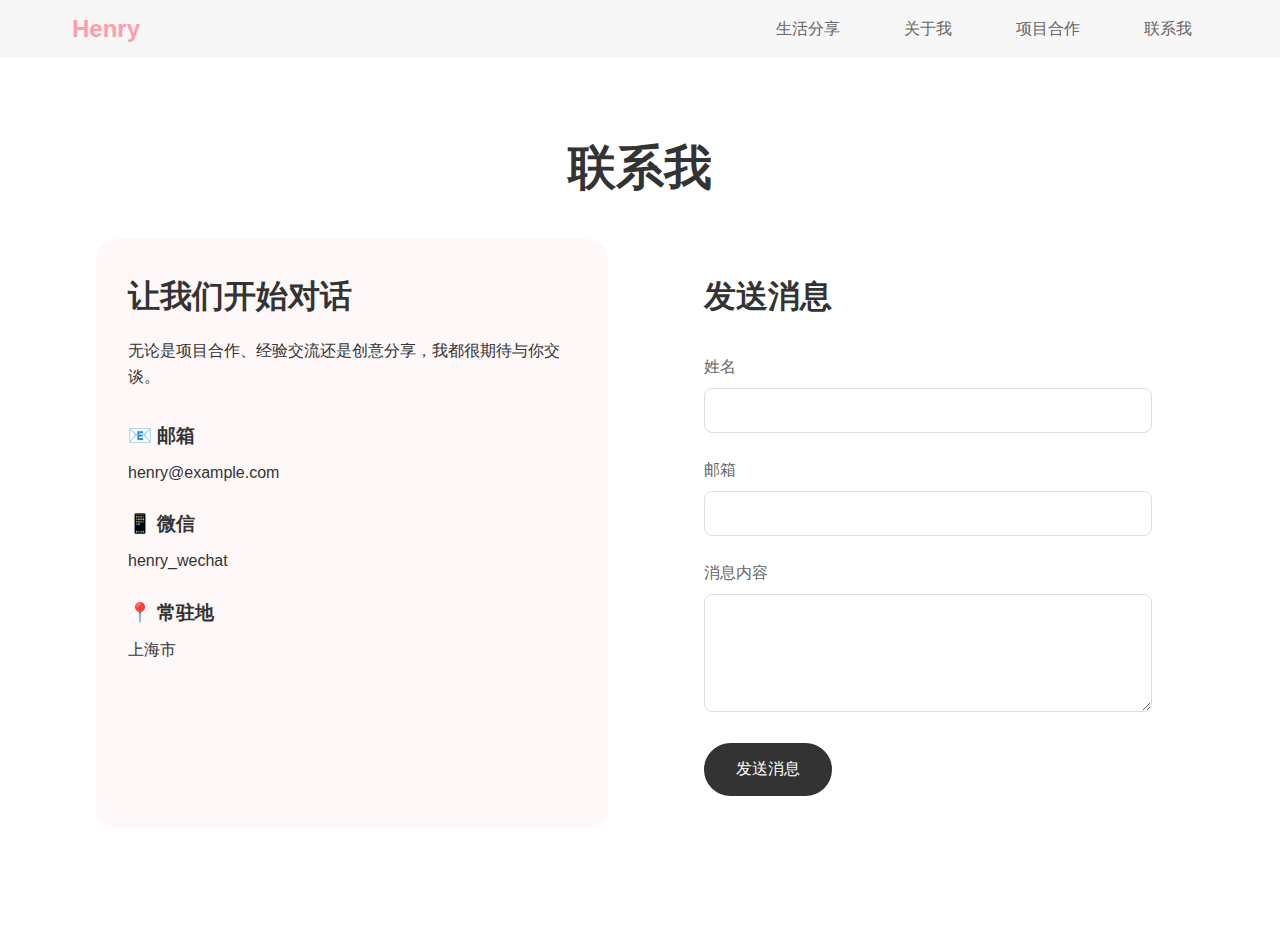
<file: web2/contact.html>
<!DOCTYPE html>
<html lang="zh">
<head>
    <meta charset="UTF-8">
    <meta name="viewport" content="width=device-width, initial-scale=1.0">
    <title>联系我 | Contact Me</title>
    <link rel="stylesheet" href="styles.css">
</head>
<body>
    <!-- 导航栏 -->
    <nav>
        <div class="nav-container">
            <div class="logo">Henry</div>
            <div class="nav-links">
                <a href="index.html" class="nav-item">生活分享</a>
                <a href="index.html#about" class="nav-item">关于我</a>
                <a href="index.html#project" class="nav-item">项目合作</a>
                <a href="contact.html" class="nav-item">联系我</a>
            </div>
        </div>
    </nav>

    <main>
        <section class="contact-section">
            <h1 class="contact-title">联系我</h1>
            <div class="contact-container">
                <div class="contact-info">
                    <h2>让我们开始对话</h2>
                    <p>无论是项目合作、经验交流还是创意分享，我都很期待与你交谈。</p>
                    <div class="contact-methods">
                        <div class="contact-item">
                            <h3>📧 邮箱</h3>
                            <p>henry@example.com</p>
                        </div>
                        <div class="contact-item">
                            <h3>📱 微信</h3>
                            <p>henry_wechat</p>
                        </div>
                        <div class="contact-item">
                            <h3>📍 常驻地</h3>
                            <p>上海市</p>
                        </div>
                    </div>
                </div>
                <div class="contact-form">
                    <h2>发送消息</h2>
                    <form id="contactForm">
                        <div class="form-group">
                            <label for="name">姓名</label>
                            <input type="text" id="name" name="name" required>
                        </div>
                        <div class="form-group">
                            <label for="email">邮箱</label>
                            <input type="email" id="email" name="email" required>
                        </div>
                        <div class="form-group">
                            <label for="message">消息内容</label>
                            <textarea id="message" name="message" rows="5" required></textarea>
                        </div>
                        <button type="submit" class="primary-btn">发送消息</button>
                    </form>
                </div>
            </div>
        </section>
    </main>
</body>
</html>
</file>
<file: web2/styles.css>
/* 基础样式设置 */
:root {
    --primary-color: #ff9eaa;
    --text-color: #333;
    --background-color: #fff;
    --section-padding: 4rem;
}

* {
    margin: 0;
    padding: 0;
    box-sizing: border-box;
}

body {
    font-family: -apple-system, BlinkMacSystemFont, 'Segoe UI', Roboto, Oxygen, Ubuntu, Cantarell, sans-serif;
    color: var(--text-color);
    background-color: var(--background-color);
    line-height: 1.6;
}

/* 导航栏样式 */
nav {
    position: fixed;
    width: 100%;
    background: #F7F7F8;
    padding: 0.5rem 0;
    z-index: 1000;
}

.nav-container {
    max-width: 1200px;
    margin: 0 auto;
    display: flex;
    justify-content: space-between;
    align-items: center;
    padding: 0 2rem;
}

.logo {
    font-size: 1.5rem;
    font-weight: bold;
    color: #ff9eaa;
}

.nav-links {
    display: flex;
    gap: 2rem;
}

.nav-item {
    text-decoration: none;
    color: #666;
    padding: 0.5rem 1rem;
    border-radius: 4px;
    transition: all 0.3s ease;
    font-size: 1rem;
    position: relative;
}

.nav-item:hover {
    color: #000;
    transform: scale(1.1);
    font-weight: 600;
}

/* 添加下划线效果 */
.nav-item::after {
    content: '';
    position: absolute;
    bottom: 0;
    left: 50%;
    width: 0;
    height: 2px;
    background-color: #000;  /* 与悬停时的字体颜色一致 */
    transition: all 0.3s ease;
    transform: translateX(-50%);
}

.nav-item:hover::after {
    width: 80%;  /* 下划线宽度 */
}

/* 主要内容区域样式 */
main {
    padding-top: 50px;
}

/* 头部区域样式 */
.hero {
    padding: 2rem var(--section-padding) var(--section-padding);
    background: linear-gradient(
        to right,
        white 50%,
        #FFF8F9 50%
    );
    text-align: center;
}

.main-title {
    font-size: 4rem;
    margin-bottom: 2rem;
    line-height: 1.2;
    text-align: center;
    color: #333;
}

.hero-content {
    display: flex;
    gap: 6rem;
    align-items: flex-start;
    max-width: 1200px;
    margin: 0 auto;
    padding: 0 2rem;
    text-align: left;
}

.hero-left {
    flex: 1;
    background-color: white;
    padding-right: 2rem;
    display: flex;
    flex-direction: column;
    align-items: flex-start;
}

.hero-left h2 {
    font-size: 2rem;
    margin-bottom: 2rem;
    color: #333;
    line-height: 1.3;
    text-align: left;
    margin-left: 2rem;
    margin-top: 0;
}

.hero-right {
    flex: 1;
    background-color: #FFF8F9;
    padding-left: 2rem;
}

.hero-right h3 {
    font-size: 1.5rem;
    margin-bottom: 1.5rem;
    color: #333;
    margin-top: 0;
}

.hero-right p {
    margin-bottom: 1.5rem;
    color: #666;
    line-height: 1.8;
}

.hero-image {
    margin-top: -2.5rem;  /* 增加负边距让图片往上移动更多 */
    width: 100%;
}

.image-container {
    position: relative;
    width: 100%;
    max-width: 450px;  /* 恢复原来的容器大小 */
    margin: 0 auto;
    aspect-ratio: 1;
}

.image-container img {
    width: 100%;
    height: auto;
    position: absolute;
    top: 0;
    left: 0;
    transform: scale(1.3);  /* 图片放大1.3倍 */
    transform-origin: center center;  /* 从中心点放大 */
    transition: opacity 0.8s cubic-bezier(0.4, 0, 0.2, 1);
}

.image-main {
    opacity: 1;
    position: relative !important;
}

.image-hover {
    opacity: 0;
    top: 0;
    left: 0;
}

.image-container:hover .image-main {
    opacity: 0;
}

.image-container:hover .image-hover {
    opacity: 1;
}

.cta-section {
    margin-top: 1.5rem;  /* 减少上边距，让按钮往上移 */
}

.primary-btn {
    padding: 1rem 2rem;
    background-color: #333;
    color: white;
    border: none;
    border-radius: 30px;
    font-size: 1rem;
    cursor: pointer;
    transition: transform 0.3s ease;
    display: flex;
    align-items: center;
    gap: 0.5rem;
}

/* 兴趣区域样式 */
.interests {
    padding: var(--section-padding);
    text-align: center;
}

.interests h2 {
    font-size: 2.5rem;
    margin-bottom: 3rem;
    line-height: 1.2;
    text-align: center;
}

.interests-grid {
    display: grid;
    grid-template-columns: repeat(3, 1fr);
    gap: 2rem;
    max-width: 1200px;
    margin: 0 auto;
    padding: 0 2rem;
}

.interest-card {
    background: white;
    border-radius: 20px;
    overflow: hidden;
    box-shadow: 0 5px 15px rgba(0, 0, 0, 0.1);
    transition: transform 0.3s ease;
}

.interest-card:hover {
    transform: translateY(-10px);
}

.interest-card img {
    width: 100%;
    height: 200px;
    object-fit: cover;
}

.interest-card h3 {
    padding: 1rem;
    font-size: 1.2rem;
}

.interest-card p {
    padding: 0 1rem 1rem;
    color: #666;
}

/* 添加通用容器类 */
.container {
    max-width: 1200px;
    margin: 0 auto;
    padding: 0 2rem;
}

/* 响应式设计 */
@media (max-width: 768px) {
    .hero {
        background: white;
    }
    
    .hero-content {
        flex-direction: column;
    }

    .hero-right {
        background-color: #FFF8F9;
        padding: 2rem;
        margin: 0 -2rem;
    }

    .hero-left, .hero-right {
        width: 100%;
    }

    .hero-right {
        padding-top: 0;
    }

    .main-title {
        font-size: 3rem;
    }

    .interests-grid {
        grid-template-columns: 1fr;
        max-width: 500px;
    }

    .nav-links {
        overflow-x: auto;
        white-space: nowrap;
        -webkit-overflow-scrolling: touch;
        padding-bottom: 0.5rem;
    }

    .nav-item {
        padding: 0.5rem 0.8rem;
    }
}

/* 添加新的样式 */
.role-title {
    margin-bottom: 2rem;
}

.role-title p {
    font-size: 1.2rem;
    color: #333;
    font-weight: 500;
}

.intro-text {
    margin-bottom: 2rem;
}

.intro-text ul {
    list-style: none;
    margin: 1rem 0;
    padding-left: 1rem;
}

.intro-text li {
    margin-bottom: 1rem;
    position: relative;
    padding-left: 1.5rem;
}

.intro-text li:before {
    content: "•";
    position: absolute;
    left: 0;
    color: #666;
}

.achievements {
    margin-bottom: 2rem;
    background-color: rgba(255, 255, 255, 0.5);
    padding: 1.5rem;
    border-radius: 8px;
}

.achievements h4 {
    font-size: 1.1rem;
    color: #333;
    margin-bottom: 1rem;
}

.achievements ul {
    list-style: none;
    padding-left: 0;
}

.achievements li {
    margin-bottom: 0.8rem;
    color: #666;
    font-size: 0.95rem;
}

/* 添加联系页面样式 */
.contact-section {
    padding: var(--section-padding);
    background-color: #fff;
    min-height: 100vh;
    padding-top: 80px;  /* 减少顶部内边距 */
}

.contact-title {
    text-align: center;
    font-size: 3rem;
    margin-bottom: 2rem;  /* 减少标题下方的间距 */
    color: #333;
}

.contact-container {
    max-width: 1200px;
    margin: 0 auto;
    display: grid;
    grid-template-columns: 1fr 1fr;
    gap: 4rem;
    padding: 0 2rem;
}

.contact-info {
    padding: 2rem;
    background-color: #FFF8F9;
    border-radius: 20px;
}

.contact-info h2 {
    font-size: 2rem;
    margin-bottom: 1rem;
    color: #333;
}

.contact-methods {
    margin-top: 2rem;
}

.contact-item {
    margin-bottom: 1.5rem;
}

.contact-item h3 {
    font-size: 1.2rem;
    margin-bottom: 0.5rem;
    color: #333;
}

.contact-form {
    padding: 2rem;
}

.contact-form h2 {
    font-size: 2rem;
    margin-bottom: 2rem;
    color: #333;
}

.form-group {
    margin-bottom: 1.5rem;
}

.form-group label {
    display: block;
    margin-bottom: 0.5rem;
    color: #666;
}

.form-group input,
.form-group textarea {
    width: 100%;
    padding: 0.8rem;
    border: 1px solid #ddd;
    border-radius: 8px;
    font-size: 1rem;
    transition: border-color 0.3s ease;
}

.form-group input:focus,
.form-group textarea:focus {
    outline: none;
    border-color: var(--primary-color);
}

/* 响应式设计补充 */
@media (max-width: 768px) {
    .contact-container {
        grid-template-columns: 1fr;
        gap: 2rem;
    }

    .contact-title {
        font-size: 2rem;
    }
}
</file>
